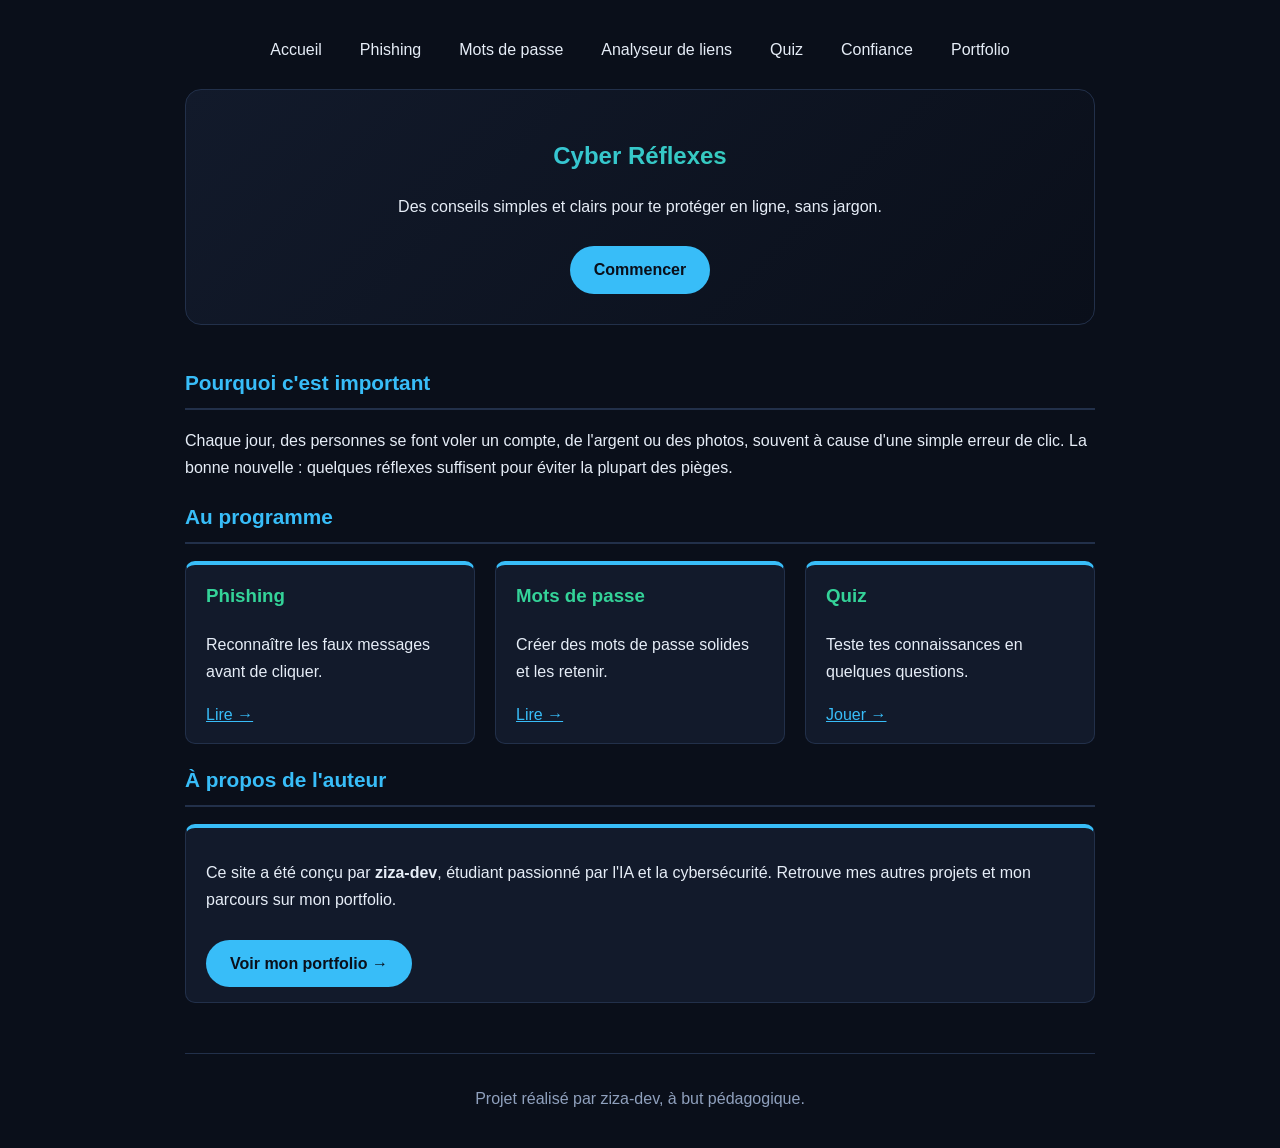
<file: index.html>
<!DOCTYPE html>
<html lang="fr">
<head>
  <meta charset="UTF-8">
  <meta name="viewport" content="width=device-width, initial-scale=1.0">
  <title>Cyber Réflexes | Se protéger en ligne</title>
  <link rel="stylesheet" href="style.css">
</head>
<body>
  <nav>
  <a href="index.html">Accueil</a>
  <a href="phishing.html">Phishing</a>
  <a href="mots-de-passe.html">Mots de passe</a>
  <a href="analyseur.html">Analyseur de liens</a>
  <a href="quiz.html">Quiz</a>
  <a href="confiance.html">Confiance</a>
    <a href="https://ziza-dev.github.io/">Portfolio</a>
</nav>

  <header class="hero">
    <h1>Cyber Réflexes</h1>
    <p>Des conseils simples et clairs pour te protéger en ligne, sans jargon.</p>
    <a class="bouton" href="phishing.html">Commencer</a>
  </header>

  <main>
    <section>
      <h2>Pourquoi c'est important</h2>
      <p>Chaque jour, des personnes se font voler un compte, de l'argent ou des photos, souvent à cause d'une simple erreur de clic. La bonne nouvelle : quelques réflexes suffisent pour éviter la plupart des pièges.</p>
    </section>

    <section>
      <h2>Au programme</h2>
      <div class="grille">
        <div class="carte">
          <h3>Phishing</h3>
          <p>Reconnaître les faux messages avant de cliquer.</p>
          <a href="phishing.html">Lire →</a>
        </div>
        <div class="carte">
          <h3>Mots de passe</h3>
          <p>Créer des mots de passe solides et les retenir.</p>
          <a href="mots-de-passe.html">Lire →</a>
        </div>
        <div class="carte">
          <h3>Quiz</h3>
          <p>Teste tes connaissances en quelques questions.</p>
          <a href="quiz.html">Jouer →</a>
        </div>
      </div>
    </section>
    <section>
  <h2>À propos de l'auteur</h2>
  <div class="carte">
    <p>Ce site a été conçu par <strong>ziza-dev</strong>, étudiant passionné par l'IA et la cybersécurité. Retrouve mes autres projets et mon parcours sur mon portfolio.</p>
    <a class="bouton" href="https://ziza-dev.github.io/">Voir mon portfolio →</a>
  </div>
</section>
  </main>

  <footer>
    <p>Projet réalisé par ziza-dev, à but pédagogique.</p>
  </footer>
</body>
</html>
</file>
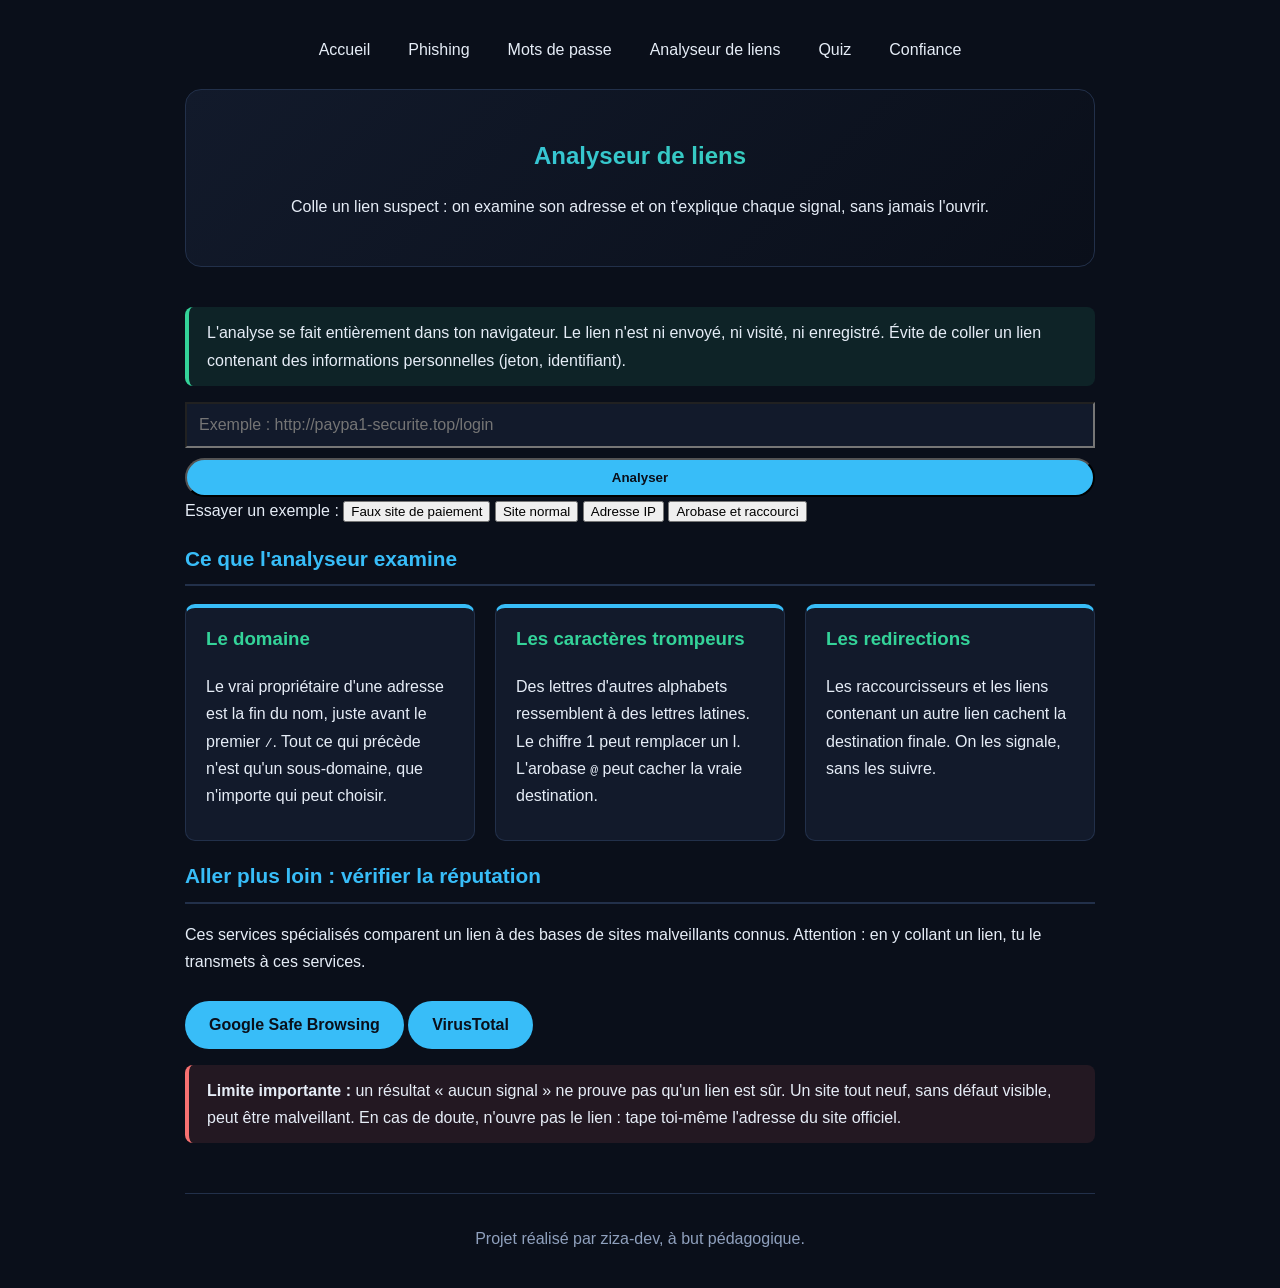
<file: analyseur.html>
<!DOCTYPE html>
<html lang="fr">
<head>
  <meta charset="UTF-8">
  <meta name="viewport" content="width=device-width, initial-scale=1.0">
  <title>Analyseur de liens | Cyber Réflexes</title>
  <link rel="stylesheet" href="style.css">
</head>
<body>
  <nav>
    <a href="index.html">Accueil</a>
    <a href="phishing.html">Phishing</a>
    <a href="mots-de-passe.html">Mots de passe</a>
    <a href="analyseur.html">Analyseur de liens</a>
    <a href="quiz.html">Quiz</a>
    <a href="confiance.html">Confiance</a>
  </nav>

  <header class="hero">
    <h1>Analyseur de liens</h1>
    <p>Colle un lien suspect : on examine son adresse et on t'explique chaque signal, sans jamais l'ouvrir.</p>
  </header>

  <main>
    <section>
      <p class="astuce">L'analyse se fait entièrement dans ton navigateur. Le lien n'est ni envoyé, ni visité, ni enregistré. Évite de coller un lien contenant des informations personnelles (jeton, identifiant).</p>

      <div class="ligne-saisie">
        <input type="text" id="lien" placeholder="Exemple : http://paypa1-securite.top/login" autocomplete="off">
        <button class="bouton" id="analyser">Analyser</button>
      </div>

      <div class="exemples">
        <span>Essayer un exemple :</span>
        <button class="petit-bouton" data-ex="http://paypa1-securite.top/login/verifier-compte">Faux site de paiement</button>
        <button class="petit-bouton" data-ex="https://www.wikipedia.org/">Site normal</button>
        <button class="petit-bouton" data-ex="http://192.168.4.20:8080/connexion">Adresse IP</button>
        <button class="petit-bouton" data-ex="https://banque.com@tinyurl.com/x7Kd2">Arobase et raccourci</button>
      </div>

      <div id="resultat" class="resultat"></div>
    </section>

    <section>
      <h2>Ce que l'analyseur examine</h2>
      <div class="grille">
        <div class="carte"><h3>Le domaine</h3><p>Le vrai propriétaire d'une adresse est la fin du nom, juste avant le premier <code>/</code>. Tout ce qui précède n'est qu'un sous-domaine, que n'importe qui peut choisir.</p></div>
        <div class="carte"><h3>Les caractères trompeurs</h3><p>Des lettres d'autres alphabets ressemblent à des lettres latines. Le chiffre 1 peut remplacer un l. L'arobase <code>@</code> peut cacher la vraie destination.</p></div>
        <div class="carte"><h3>Les redirections</h3><p>Les raccourcisseurs et les liens contenant un autre lien cachent la destination finale. On les signale, sans les suivre.</p></div>
      </div>
    </section>

    <section>
      <h2>Aller plus loin : vérifier la réputation</h2>
      <p>Ces services spécialisés comparent un lien à des bases de sites malveillants connus. Attention : en y collant un lien, tu le transmets à ces services.</p>
      <p>
        <a id="lien-google" class="bouton" href="https://transparencyreport.google.com/safe-browsing/search" target="_blank" rel="noopener noreferrer">Google Safe Browsing</a>
        <a class="bouton" href="https://www.virustotal.com/gui/home/url" target="_blank" rel="noopener noreferrer">VirusTotal</a>
      </p>
    </section>

    <section>
      <p class="alerte"><strong>Limite importante :</strong> un résultat « aucun signal » ne prouve pas qu'un lien est sûr. Un site tout neuf, sans défaut visible, peut être malveillant. En cas de doute, n'ouvre pas le lien : tape toi-même l'adresse du site officiel.</p>
    </section>
  </main>

  <footer>
    <p>Projet réalisé par ziza-dev, à but pédagogique.</p>
  </footer>

  <script>
    var MARQUES = ["paypal", "amazon", "netflix", "apple", "microsoft", "google", "facebook", "instagram", "whatsapp", "orange", "wave", "ameli", "impots", "laposte", "colissimo", "chronopost", "dhl", "ecobank"];
    var TLD_RISQUE = ["zip", "mov", "xyz", "top", "click", "icu", "buzz", "tk", "ml", "ga", "cf", "gq", "support", "country"];
    var RACCOURCISSEURS = ["bit.ly", "tinyurl.com", "t.co", "goo.gl", "is.gd", "cutt.ly", "ow.ly", "rebrand.ly", "shorturl.at"];
    var MOTS_PIEGES = ["login", "signin", "connexion", "verify", "verification", "verifier", "secure", "securite", "update", "account", "compte", "confirm", "password", "motdepasse", "paiement", "payment", "banking"];
    var SECOND_NIVEAU = ["co", "com", "org", "net", "gov", "edu", "ac"];

    var champ = document.getElementById("lien");
    var sortie = document.getElementById("resultat");
    var lienGoogle = document.getElementById("lien-google");

    function domainePrincipal(labels) {
      var n = labels.length;
      if (n >= 3 && labels[n - 1].length === 2 && SECOND_NIVEAU.indexOf(labels[n - 2]) !== -1) {
        return labels.slice(-3);
      }
      return labels.slice(-2);
    }

    function analyser(brut) {
      var constats = [];
      var score = 0;

      function ajouter(niveau, titre, texte) {
        constats.push({ niveau: niveau, titre: titre, texte: texte });
        if (niveau === "danger") score += 35;
        if (niveau === "attention") score += 15;
      }

      var saisie = brut.trim();
      if (saisie === "") return null;
      var avecSchema = /^[a-zA-Z][a-zA-Z0-9+.-]*:/.test(saisie) ? saisie : "https://" + saisie;

      var url;
      try {
        url = new URL(avecSchema);
      } catch (e) {
        return { erreur: "Ce texte n'est pas une adresse valide. Vérifie qu'il ressemble à https://exemple.com/page" };
      }

      if (url.protocol !== "http:" && url.protocol !== "https:") {
        ajouter("danger", "Type de lien inhabituel", "Ce lien commence par « " + url.protocol + " » au lieu de http ou https. Il ne mène pas vers un site web classique : n'y touche pas.");
        return { constats: constats, score: Math.min(score, 100), url: url, labels: [], principal: "" };
      }

      var hote = url.hostname.toLowerCase();
      var labels = hote.split(".");
      var estIP = /^\d{1,3}(\.\d{1,3}){3}$/.test(hote) || hote.indexOf(":") !== -1;
      var principalLabels = estIP ? [] : domainePrincipal(labels);
      var principal = principalLabels.join(".");
      var sousDomaines = estIP ? [] : labels.slice(0, labels.length - principalLabels.length);
      var nomPrincipal = principalLabels.length ? principalLabels[0] : "";
      var tld = labels[labels.length - 1];

      if (url.protocol === "http:") {
        ajouter("attention", "Connexion non chiffrée", "Le lien utilise http et non https : les données échangées pourraient être lues en route. À l'inverse, https seul ne prouve rien, car les sites malveillants l'utilisent aussi.");
      } else {
        ajouter("ok", "Connexion chiffrée (https)", "C'est la base, mais ce n'est pas un certificat de confiance : les faux sites l'utilisent aussi.");
      }

      if (url.username !== "" || url.password !== "") {
        ajouter("danger", "Arobase dans l'adresse", "Tout ce qui précède le @ est ignoré par le navigateur. Ici, la vraie destination est « " + url.hostname + " ». C'est une ruse classique pour faire croire à un site connu.");
      }

      if (estIP) {
        ajouter("danger", "Adresse numérique au lieu d'un nom", "Un service sérieux utilise un nom de domaine, pas une suite de chiffres. Les sites de phishing utilisent souvent des adresses IP.");
      }

      if (/[^\x00-\x7F]/.test(saisie.split("/")[2] || saisie) || hote.indexOf("xn--") !== -1) {
        ajouter("danger", "Caractères trompeurs", "Le nom contient des caractères non latins ou encodés (« xn-- »). Certaines lettres d'autres alphabets ressemblent à des lettres latines : « раypal » peut paraître identique à « paypal ».");
      }

      if (!estIP) {
        if (sousDomaines.length >= 3) {
          ajouter("attention", "Beaucoup de sous-domaines", "Il y en a " + sousDomaines.length + " (« " + sousDomaines.join(".") + " »). Les arnaqueurs en empilent pour y glisser un nom connu. Le propriétaire réel est « " + principal + " ».");
        }

        MARQUES.forEach(function (marque) {
          var sousTexte = sousDomaines.join(".");
          var normalise = nomPrincipal.replace(/0/g, "o").replace(/1/g, "l").replace(/3/g, "e").replace(/5/g, "s");
          if (sousTexte.indexOf(marque) !== -1 && nomPrincipal !== marque) {
            ajouter("danger", "Nom de marque dans un sous-domaine", "« " + marque + " » apparaît avant le domaine réel « " + principal + " ». N'importe qui peut créer ce sous-domaine : le site n'appartient pas forcément à cette marque.");
          } else if (nomPrincipal !== marque && normalise.indexOf(marque) !== -1 && nomPrincipal.indexOf(marque) === -1) {
            ajouter("danger", "Imitation d'un nom de marque", "« " + nomPrincipal + " » ressemble à « " + marque + " » avec des chiffres à la place de lettres.");
          } else if (nomPrincipal !== marque && nomPrincipal.indexOf(marque) !== -1) {
            ajouter("attention", "Nom de marque dans un domaine différent", "« " + marque + " » apparaît dans « " + nomPrincipal + " », mais le domaine n'est pas celui de la marque. Vérifie l'adresse officielle avant de continuer.");
          }
        });

        if (TLD_RISQUE.indexOf(tld) !== -1) {
          ajouter("attention", "Extension souvent détournée", "L'extension « ." + tld + " » est bon marché et très utilisée dans les arnaques. Elle existe aussi pour des sites légitimes : c'est un indice, pas une preuve.");
        }

        if ((hote.match(/-/g) || []).length >= 3) {
          ajouter("attention", "Beaucoup de tirets", "Les noms à rallonge comme « securite-compte-verification » sont typiques des faux sites.");
        }

        if (RACCOURCISSEURS.indexOf(principal) !== -1) {
          ajouter("attention", "Lien raccourci", "Ce service cache la destination finale. Pour la voir sans l'ouvrir, utilise un outil de dépliage d'URL ou demande l'adresse complète à l'expéditeur.");
        }
      }

      if (url.port !== "" && url.port !== "80" && url.port !== "443") {
        ajouter("attention", "Port inhabituel", "Le lien utilise le port " + url.port + ". Les sites publics normaux n'en ont presque jamais besoin.");
      }

      var reste = (url.pathname + url.search).toLowerCase();
      var trouves = MOTS_PIEGES.filter(function (m) { return reste.indexOf(m) !== -1 || hote.indexOf(m) !== -1; });
      if (trouves.length > 0) {
        ajouter("attention", "Mots qui poussent à agir", "On trouve : " + trouves.slice(0, 4).join(", ") + ". Ces mots servent souvent à faire croire à une page de connexion officielle.");
      }

      if (/https?(%3a|:)/i.test(url.pathname + url.search) || /(url|redirect|redir|next|goto|target)=/i.test(url.search)) {
        ajouter("attention", "Redirection possible", "Le lien contient un paramètre qui peut renvoyer vers une autre adresse. La destination finale n'est peut-être pas celle qu'on voit.");
      }

      if (url.href.length > 100) {
        ajouter("attention", "Adresse très longue", "Les liens très longs servent souvent à cacher le vrai domaine au milieu de caractères.");
      }

      return { constats: constats, score: Math.min(score, 100), url: url, labels: sousDomaines, principal: principal };
    }

    function ligne(classe, titre, texte) {
      var div = document.createElement("div");
      div.className = "constat " + classe;
      var t = document.createElement("strong");
      t.textContent = titre;
      var p = document.createElement("span");
      p.textContent = texte;
      div.appendChild(t);
      div.appendChild(p);
      return div;
    }

    function afficher() {
      sortie.innerHTML = "";
      var res = analyser(champ.value);
      if (res === null) return;

      if (res.erreur) {
        var e = document.createElement("p");
        e.className = "alerte";
        e.textContent = res.erreur;
        sortie.appendChild(e);
        return;
      }

      var classe, titre;
      if (res.score >= 50) {
        classe = "danger";
        titre = "Très suspect : n'ouvre pas ce lien.";
      } else if (res.score >= 15) {
        classe = "attention";
        titre = "À vérifier avec prudence.";
      } else {
        classe = "ok";
        titre = "Aucun signal d'alerte évident, mais cela ne prouve pas que le lien est sûr.";
      }

      var v = document.createElement("div");
      v.className = "verdict " + classe;
      v.textContent = titre + " (indice de risque : " + res.score + "/100)";
      sortie.appendChild(v);

      if (res.principal) {
        var d = document.createElement("p");
        d.textContent = "Domaine principal estimé : " + res.principal + (res.labels.length ? " | Sous-domaines : " + res.labels.join(".") : "");
        sortie.appendChild(d);
      }

      res.constats.forEach(function (c) {
        sortie.appendChild(ligne(c.niveau, c.titre, c.texte));
      });

      lienGoogle.href = "https://transparencyreport.google.com/safe-browsing/search?url=" + encodeURIComponent(res.url.href);
    }

    document.getElementById("analyser").addEventListener("click", afficher);
    champ.addEventListener("keydown", function (e) {
      if (e.key === "Enter") afficher();
    });

    document.querySelectorAll(".petit-bouton").forEach(function (b) {
      b.addEventListener("click", function () {
        champ.value = b.getAttribute("data-ex");
        afficher();
      });
    });
  </script>
</body>
</html>
</file>
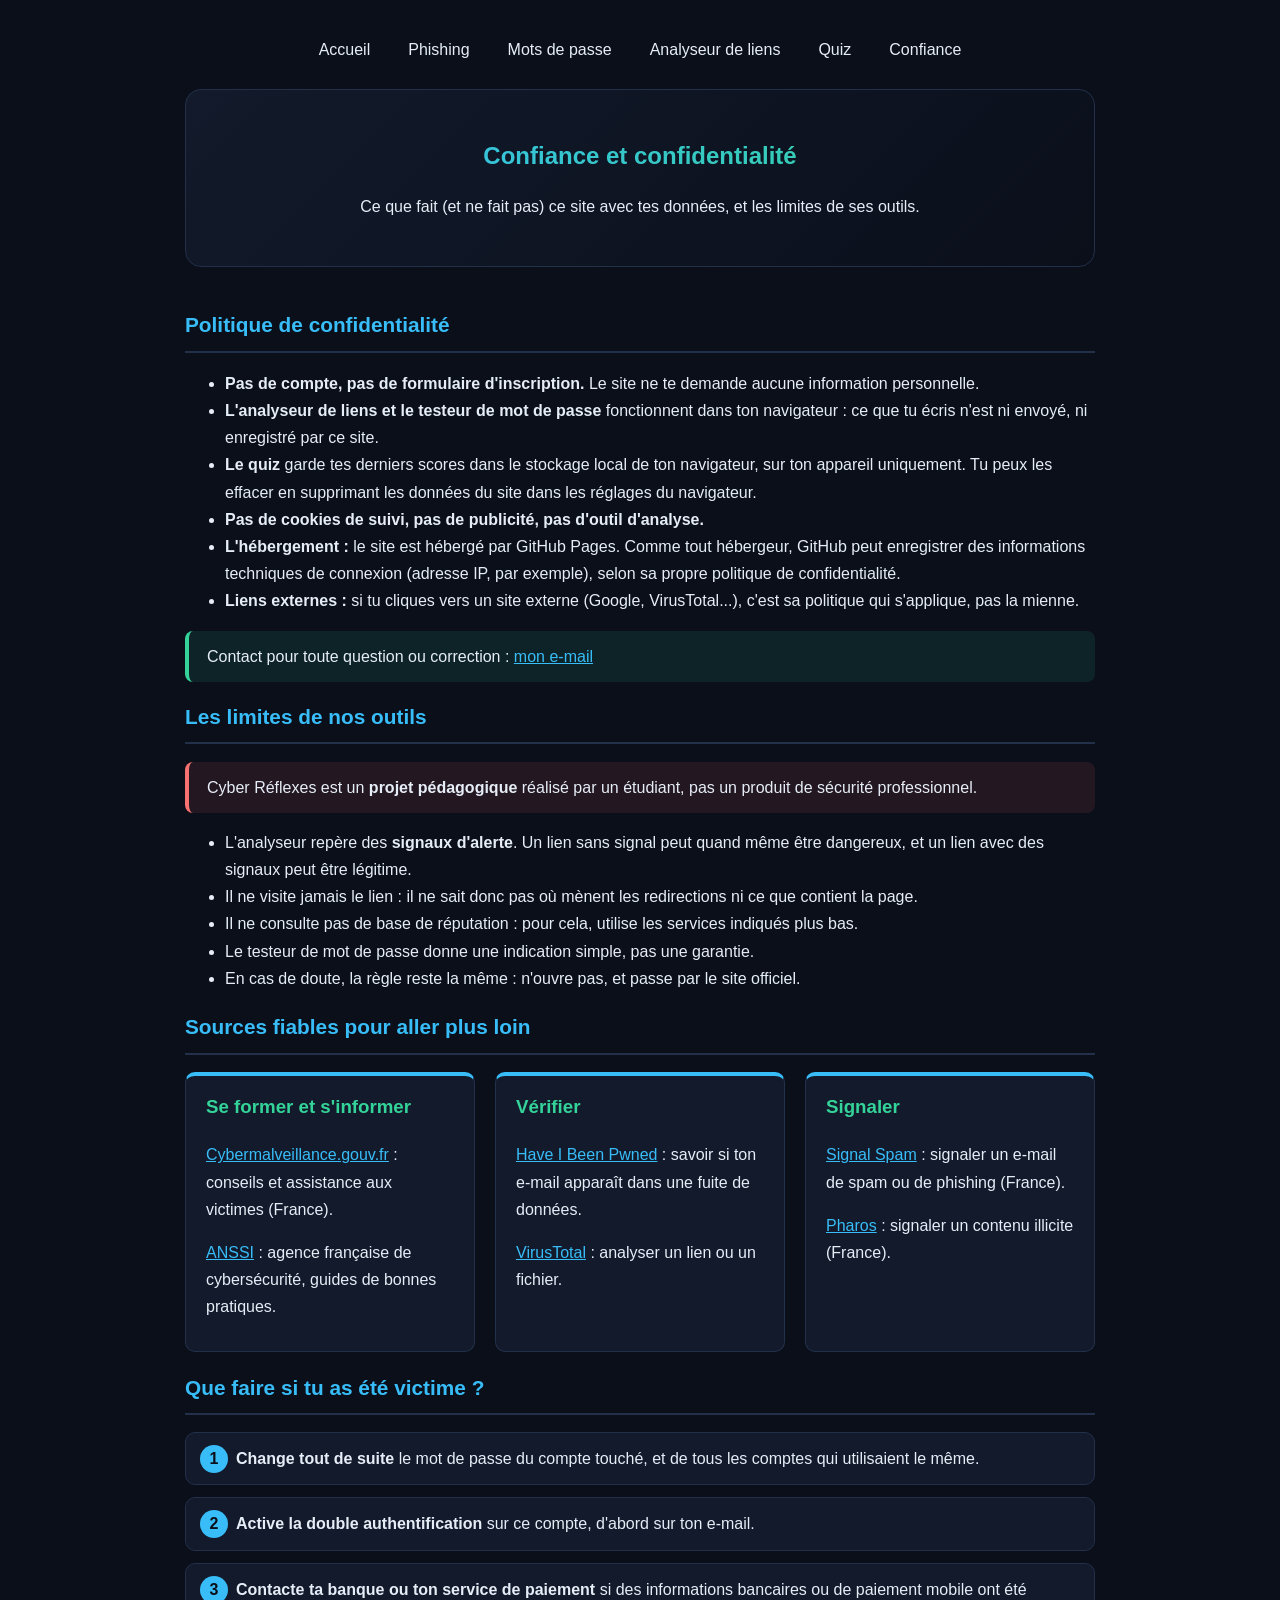
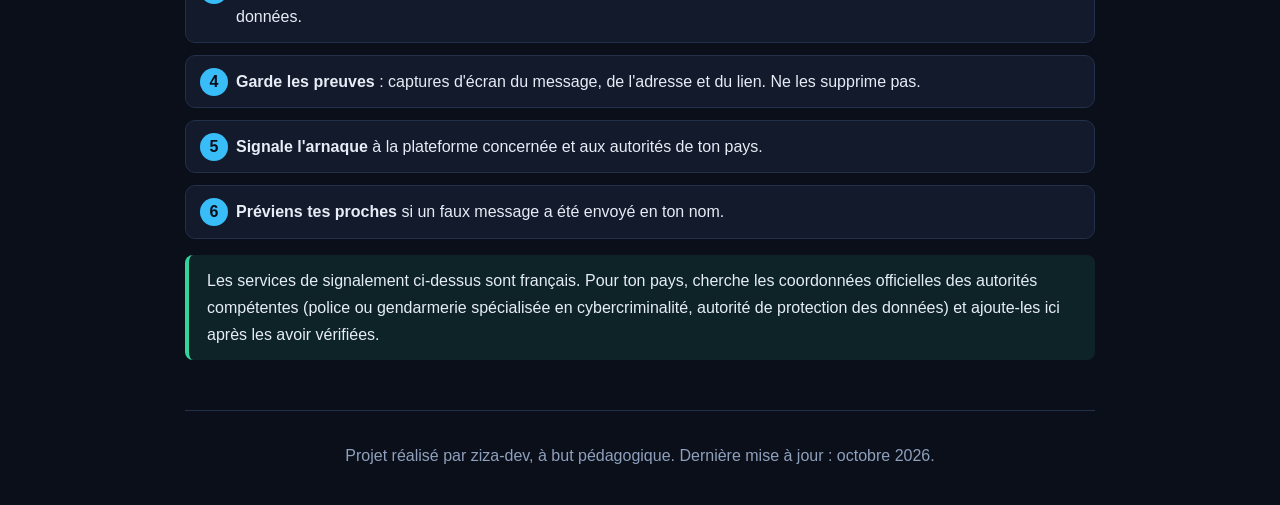
<file: confiance.html>
<!DOCTYPE html>
<html lang="fr">
<head>
  <meta charset="UTF-8">
  <meta name="viewport" content="width=device-width, initial-scale=1.0">
  <title>Confiance et confidentialité | Cyber Réflexes</title>
  <link rel="stylesheet" href="style.css">
</head>
<body>
  <nav>
    <a href="index.html">Accueil</a>
    <a href="phishing.html">Phishing</a>
    <a href="mots-de-passe.html">Mots de passe</a>
    <a href="analyseur.html">Analyseur de liens</a>
    <a href="quiz.html">Quiz</a>
    <a href="confiance.html">Confiance</a>
  </nav>

  <header class="hero">
    <h1>Confiance et confidentialité</h1>
    <p>Ce que fait (et ne fait pas) ce site avec tes données, et les limites de ses outils.</p>
  </header>

  <main>
    <section>
      <h2>Politique de confidentialité</h2>
      <ul>
        <li><strong>Pas de compte, pas de formulaire d'inscription.</strong> Le site ne te demande aucune information personnelle.</li>
        <li><strong>L'analyseur de liens et le testeur de mot de passe</strong> fonctionnent dans ton navigateur : ce que tu écris n'est ni envoyé, ni enregistré par ce site.</li>
        <li><strong>Le quiz</strong> garde tes derniers scores dans le stockage local de ton navigateur, sur ton appareil uniquement. Tu peux les effacer en supprimant les données du site dans les réglages du navigateur.</li>
        <li><strong>Pas de cookies de suivi, pas de publicité, pas d'outil d'analyse.</strong></li>
        <li><strong>L'hébergement :</strong> le site est hébergé par GitHub Pages. Comme tout hébergeur, GitHub peut enregistrer des informations techniques de connexion (adresse IP, par exemple), selon sa propre politique de confidentialité.</li>
        <li><strong>Liens externes :</strong> si tu cliques vers un site externe (Google, VirusTotal...), c'est sa politique qui s'applique, pas la mienne.</li>
      </ul>
      <p class="astuce">Contact pour toute question ou correction : <a href="mailto:sene.aziz@uam.edu.sn">mon e-mail</a></p>
    </section>

    <section>
      <h2>Les limites de nos outils</h2>
      <p class="alerte">Cyber Réflexes est un <strong>projet pédagogique</strong> réalisé par un étudiant, pas un produit de sécurité professionnel.</p>
      <ul>
        <li>L'analyseur repère des <strong>signaux d'alerte</strong>. Un lien sans signal peut quand même être dangereux, et un lien avec des signaux peut être légitime.</li>
        <li>Il ne visite jamais le lien : il ne sait donc pas où mènent les redirections ni ce que contient la page.</li>
        <li>Il ne consulte pas de base de réputation : pour cela, utilise les services indiqués plus bas.</li>
        <li>Le testeur de mot de passe donne une indication simple, pas une garantie.</li>
        <li>En cas de doute, la règle reste la même : n'ouvre pas, et passe par le site officiel.</li>
      </ul>
    </section>

    <section>
      <h2>Sources fiables pour aller plus loin</h2>
      <div class="grille">
        <div class="carte">
          <h3>Se former et s'informer</h3>
          <p><a href="https://www.cybermalveillance.gouv.fr" target="_blank" rel="noopener noreferrer">Cybermalveillance.gouv.fr</a> : conseils et assistance aux victimes (France).</p>
          <p><a href="https://cyber.gouv.fr" target="_blank" rel="noopener noreferrer">ANSSI</a> : agence française de cybersécurité, guides de bonnes pratiques.</p>
        </div>
        <div class="carte">
          <h3>Vérifier</h3>
          <p><a href="https://haveibeenpwned.com" target="_blank" rel="noopener noreferrer">Have I Been Pwned</a> : savoir si ton e-mail apparaît dans une fuite de données.</p>
          <p><a href="https://www.virustotal.com" target="_blank" rel="noopener noreferrer">VirusTotal</a> : analyser un lien ou un fichier.</p>
        </div>
        <div class="carte">
          <h3>Signaler</h3>
          <p><a href="https://www.signal-spam.fr" target="_blank" rel="noopener noreferrer">Signal Spam</a> : signaler un e-mail de spam ou de phishing (France).</p>
          <p><a href="https://www.internet-signalement.gouv.fr" target="_blank" rel="noopener noreferrer">Pharos</a> : signaler un contenu illicite (France).</p>
        </div>
      </div>
    </section>

    <section>
      <h2>Que faire si tu as été victime ?</h2>
      <ol class="etapes">
        <li><strong>Change tout de suite</strong> le mot de passe du compte touché, et de tous les comptes qui utilisaient le même.</li>
        <li><strong>Active la double authentification</strong> sur ce compte, d'abord sur ton e-mail.</li>
        <li><strong>Contacte ta banque ou ton service de paiement</strong> si des informations bancaires ou de paiement mobile ont été données.</li>
        <li><strong>Garde les preuves</strong> : captures d'écran du message, de l'adresse et du lien. Ne les supprime pas.</li>
        <li><strong>Signale l'arnaque</strong> à la plateforme concernée et aux autorités de ton pays.</li>
        <li><strong>Préviens tes proches</strong> si un faux message a été envoyé en ton nom.</li>
      </ol>
      <p class="astuce">Les services de signalement ci-dessus sont français. Pour ton pays, cherche les coordonnées officielles des autorités compétentes (police ou gendarmerie spécialisée en cybercriminalité, autorité de protection des données) et ajoute-les ici après les avoir vérifiées.</p>
    </section>
  </main>

  <footer>
    <p>Projet réalisé par ziza-dev, à but pédagogique. Dernière mise à jour : octobre 2026.</p>
  </footer>
</body>
</html>
</file>
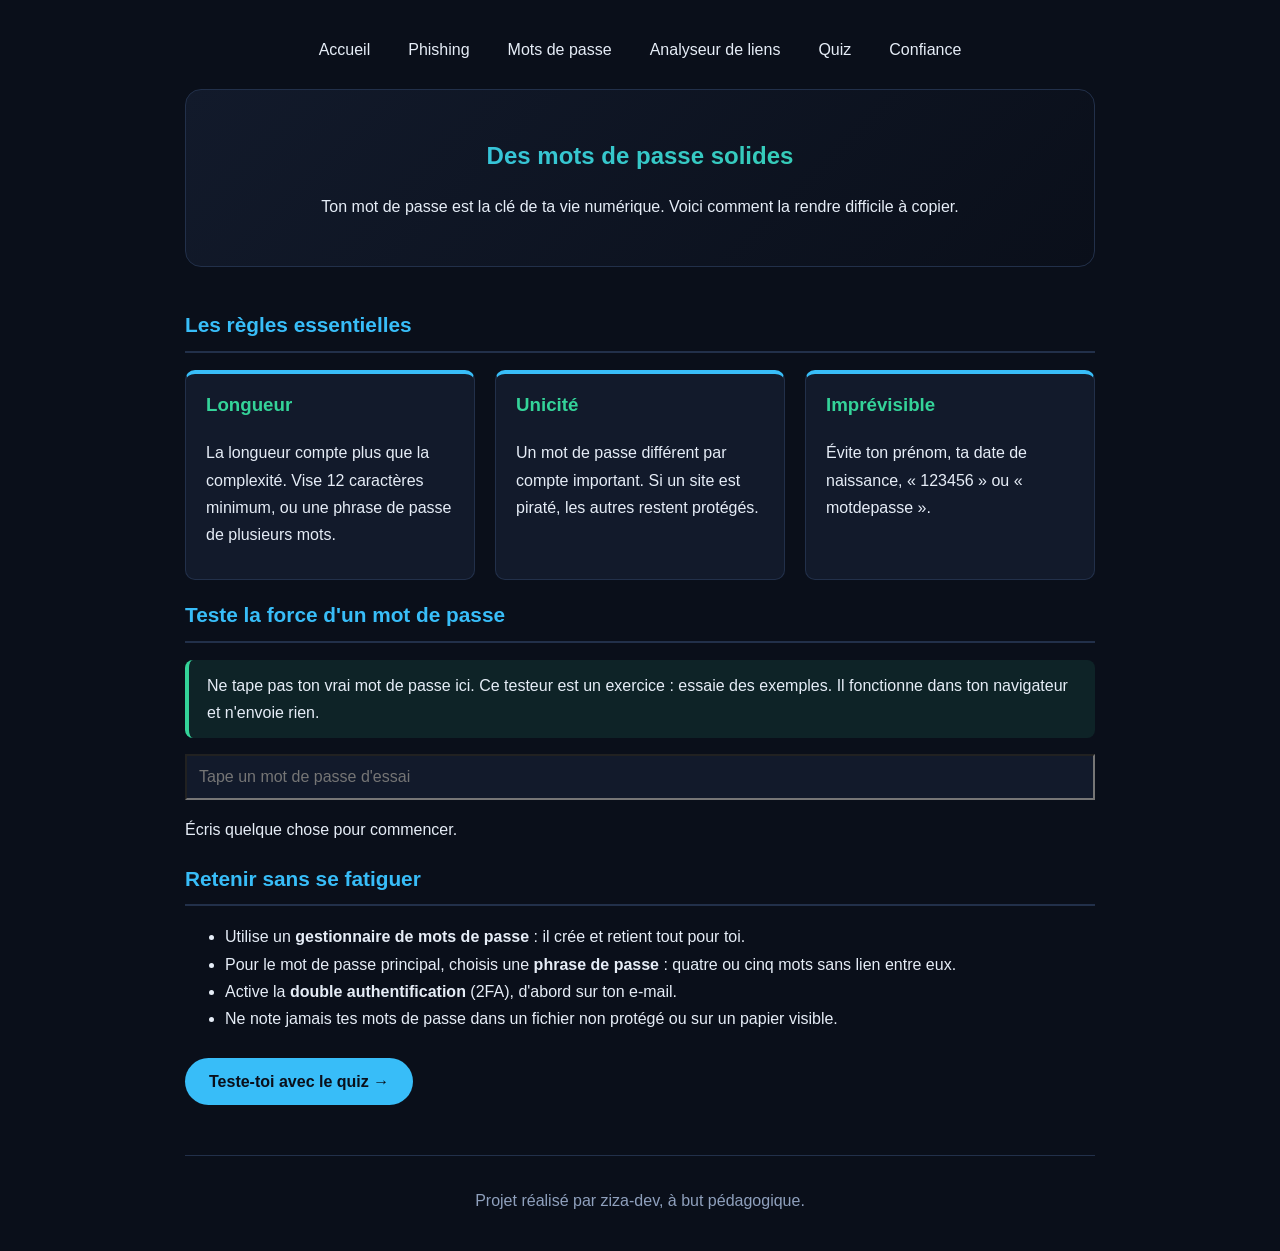
<file: mots-de-passe.html>
<!DOCTYPE html>
<html lang="fr">
<head>
  <meta charset="UTF-8">
  <meta name="viewport" content="width=device-width, initial-scale=1.0">
  <title>Mots de passe solides | Cyber Réflexes</title>
  <link rel="stylesheet" href="style.css">
</head>
<body>
  <nav>
  <a href="index.html">Accueil</a>
  <a href="phishing.html">Phishing</a>
  <a href="mots-de-passe.html">Mots de passe</a>
  <a href="analyseur.html">Analyseur de liens</a>
  <a href="quiz.html">Quiz</a>
  <a href="confiance.html">Confiance</a>
</nav>

  <header class="hero">
    <h1>Des mots de passe solides</h1>
    <p>Ton mot de passe est la clé de ta vie numérique. Voici comment la rendre difficile à copier.</p>
  </header>

  <main>
    <section>
      <h2>Les règles essentielles</h2>
      <div class="grille">
        <div class="carte">
          <h3>Longueur</h3>
          <p>La longueur compte plus que la complexité. Vise 12 caractères minimum, ou une phrase de passe de plusieurs mots.</p>
        </div>
        <div class="carte">
          <h3>Unicité</h3>
          <p>Un mot de passe différent par compte important. Si un site est piraté, les autres restent protégés.</p>
        </div>
        <div class="carte">
          <h3>Imprévisible</h3>
          <p>Évite ton prénom, ta date de naissance, « 123456 » ou « motdepasse ».</p>
        </div>
      </div>
    </section>

    <section>
      <h2>Teste la force d'un mot de passe</h2>
      <p class="astuce">Ne tape pas ton vrai mot de passe ici. Ce testeur est un exercice : essaie des exemples. Il fonctionne dans ton navigateur et n'envoie rien.</p>
      <input type="text" id="mdp" placeholder="Tape un mot de passe d'essai">
      <div class="barre"><div id="niveau"></div></div>
      <p id="verdict">Écris quelque chose pour commencer.</p>
    </section>

    <section>
      <h2>Retenir sans se fatiguer</h2>
      <ul>
        <li>Utilise un <strong>gestionnaire de mots de passe</strong> : il crée et retient tout pour toi.</li>
        <li>Pour le mot de passe principal, choisis une <strong>phrase de passe</strong> : quatre ou cinq mots sans lien entre eux.</li>
        <li>Active la <strong>double authentification</strong> (2FA), d'abord sur ton e-mail.</li>
        <li>Ne note jamais tes mots de passe dans un fichier non protégé ou sur un papier visible.</li>
      </ul>
    </section>

    <p><a class="bouton" href="quiz.html">Teste-toi avec le quiz →</a></p>
  </main>

  <footer>
    <p>Projet réalisé par ziza-dev, à but pédagogique.</p>
  </footer>

  <script>
    const champ = document.getElementById("mdp");
    const niveau = document.getElementById("niveau");
    const verdict = document.getElementById("verdict");

    champ.addEventListener("input", function () {
      const mdp = champ.value;
      let points = 0;

      if (mdp.length >= 8) points++;
      if (mdp.length >= 12) points++;
      if (mdp.length >= 16) points++;
      if (/[a-z]/.test(mdp) && /[A-Z]/.test(mdp)) points++;
      if (/[0-9]/.test(mdp)) points++;
      if (/[^a-zA-Z0-9]/.test(mdp)) points++;

      const communs = ["123456", "password", "motdepasse", "azerty", "qwerty"];
      const trouve = communs.some(function (c) {
        return mdp.toLowerCase().includes(c);
      });
      if (trouve) points = Math.min(points, 1);

      let texte, couleur;
      if (mdp.length === 0) {
        texte = "Écris quelque chose pour commencer.";
        couleur = "#f87171";
        points = 0;
      } else if (points <= 2) {
        texte = "Faible : facile à deviner.";
        couleur = "#f87171";
      } else if (points <= 4) {
        texte = "Moyen : allonge-le pour le renforcer.";
        couleur = "#fbbf24";
      } else {
        texte = "Solide : bonne longueur et bonne variété.";
        couleur = "#34d399";
      }

      niveau.style.width = (points / 6) * 100 + "%";
      niveau.style.backgroundColor = couleur;
      verdict.textContent = texte;
    });
  </script>
</body>
</html>
</file>
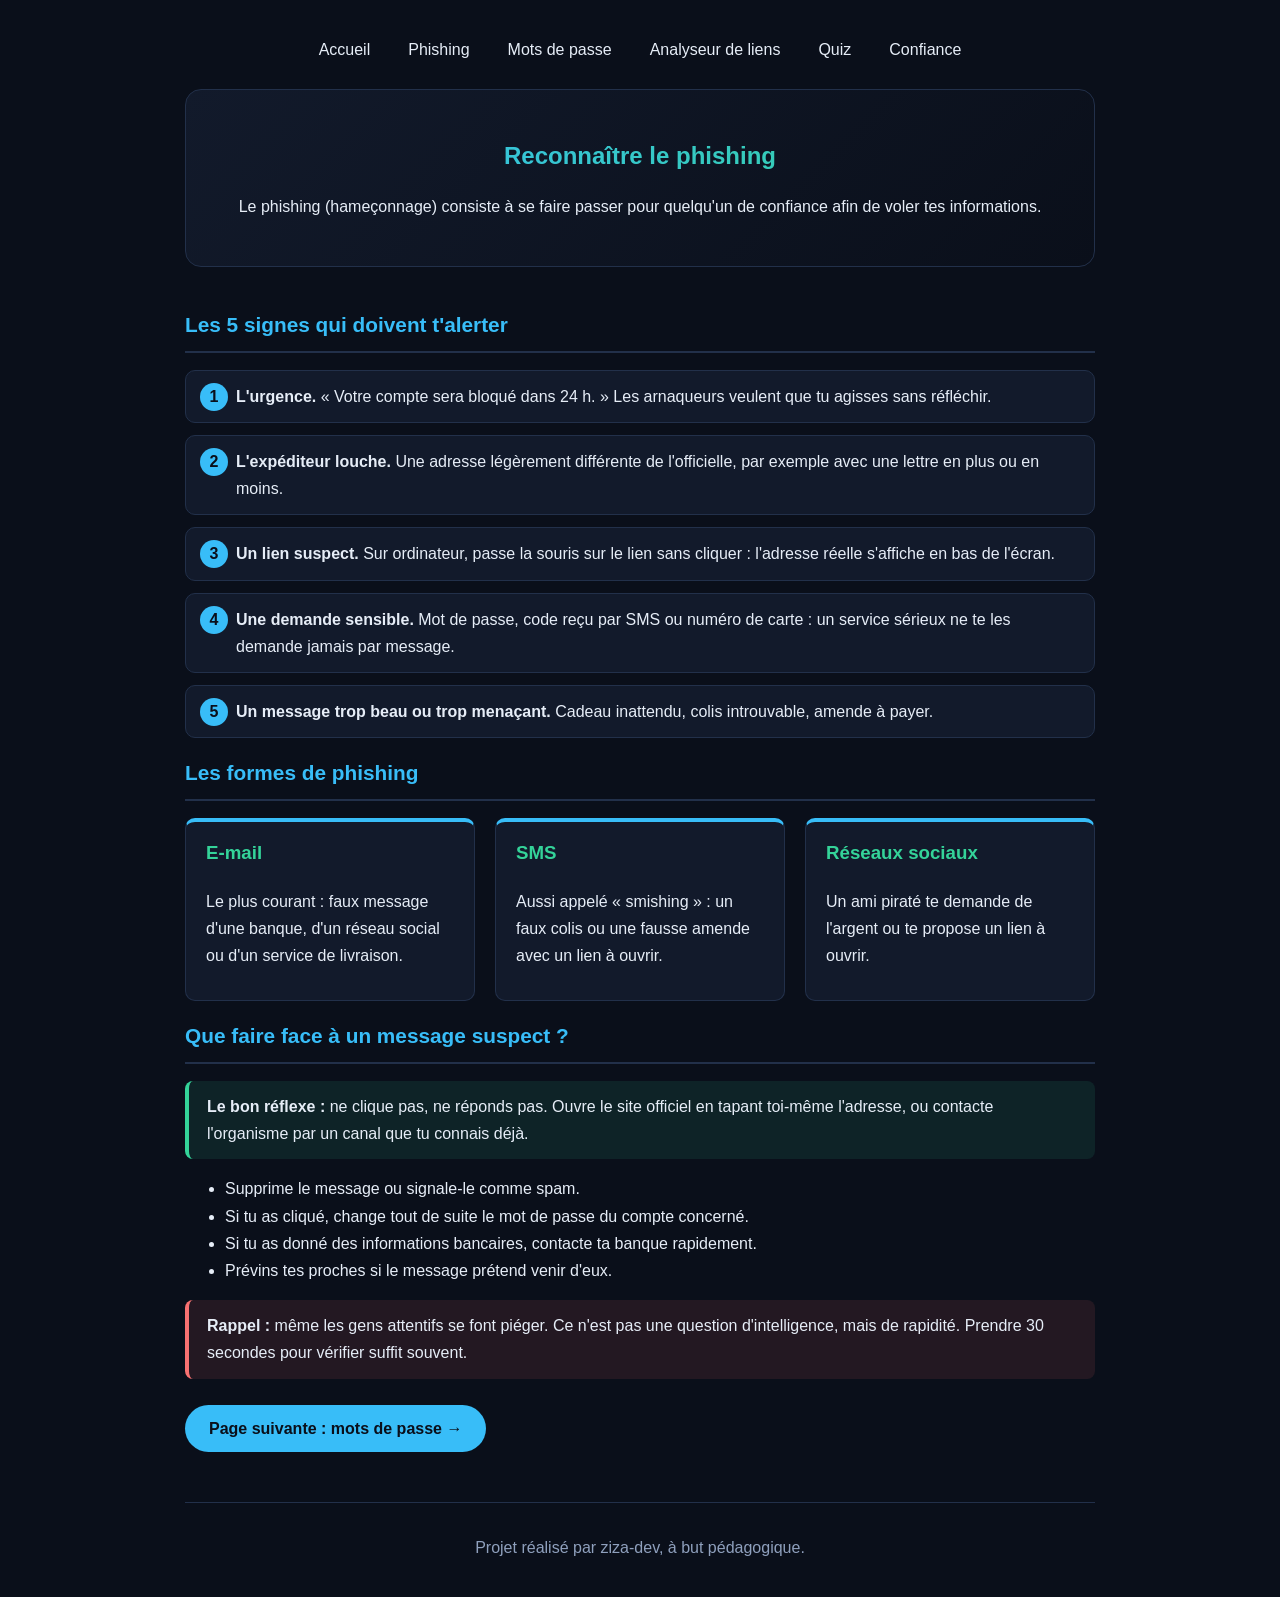
<file: phishing.html>
<!DOCTYPE html>
<html lang="fr">
<head>
  <meta charset="UTF-8">
  <meta name="viewport" content="width=device-width, initial-scale=1.0">
  <title>Reconnaître le phishing | Cyber Réflexes</title>
  <link rel="stylesheet" href="style.css">
</head>
<body>
 <nav>
  <a href="index.html">Accueil</a>
  <a href="phishing.html">Phishing</a>
  <a href="mots-de-passe.html">Mots de passe</a>
  <a href="analyseur.html">Analyseur de liens</a>
  <a href="quiz.html">Quiz</a>
  <a href="confiance.html">Confiance</a>
</nav>

  <header class="hero">
    <h1>Reconnaître le phishing</h1>
    <p>Le phishing (hameçonnage) consiste à se faire passer pour quelqu'un de confiance afin de voler tes informations.</p>
  </header>

  <main>
    <section>
      <h2>Les 5 signes qui doivent t'alerter</h2>
      <ol class="etapes">
        <li><strong>L'urgence.</strong> « Votre compte sera bloqué dans 24 h. » Les arnaqueurs veulent que tu agisses sans réfléchir.</li>
        <li><strong>L'expéditeur louche.</strong> Une adresse légèrement différente de l'officielle, par exemple avec une lettre en plus ou en moins.</li>
        <li><strong>Un lien suspect.</strong> Sur ordinateur, passe la souris sur le lien sans cliquer : l'adresse réelle s'affiche en bas de l'écran.</li>
        <li><strong>Une demande sensible.</strong> Mot de passe, code reçu par SMS ou numéro de carte : un service sérieux ne te les demande jamais par message.</li>
        <li><strong>Un message trop beau ou trop menaçant.</strong> Cadeau inattendu, colis introuvable, amende à payer.</li>
      </ol>
    </section>

    <section>
      <h2>Les formes de phishing</h2>
      <div class="grille">
        <div class="carte">
          <h3>E-mail</h3>
          <p>Le plus courant : faux message d'une banque, d'un réseau social ou d'un service de livraison.</p>
        </div>
        <div class="carte">
          <h3>SMS</h3>
          <p>Aussi appelé « smishing » : un faux colis ou une fausse amende avec un lien à ouvrir.</p>
        </div>
        <div class="carte">
          <h3>Réseaux sociaux</h3>
          <p>Un ami piraté te demande de l'argent ou te propose un lien à ouvrir.</p>
        </div>
      </div>
    </section>

    <section>
      <h2>Que faire face à un message suspect ?</h2>
      <p class="astuce"><strong>Le bon réflexe :</strong> ne clique pas, ne réponds pas. Ouvre le site officiel en tapant toi-même l'adresse, ou contacte l'organisme par un canal que tu connais déjà.</p>
      <ul>
        <li>Supprime le message ou signale-le comme spam.</li>
        <li>Si tu as cliqué, change tout de suite le mot de passe du compte concerné.</li>
        <li>Si tu as donné des informations bancaires, contacte ta banque rapidement.</li>
        <li>Prévins tes proches si le message prétend venir d'eux.</li>
      </ul>
    </section>

    <section>
      <p class="alerte"><strong>Rappel :</strong> même les gens attentifs se font piéger. Ce n'est pas une question d'intelligence, mais de rapidité. Prendre 30 secondes pour vérifier suffit souvent.</p>
    </section>

    <p><a class="bouton" href="mots-de-passe.html">Page suivante : mots de passe →</a></p>
  </main>

  <footer>
    <p>Projet réalisé par ziza-dev, à but pédagogique.</p>
  </footer>
</body>
</html>
</file>
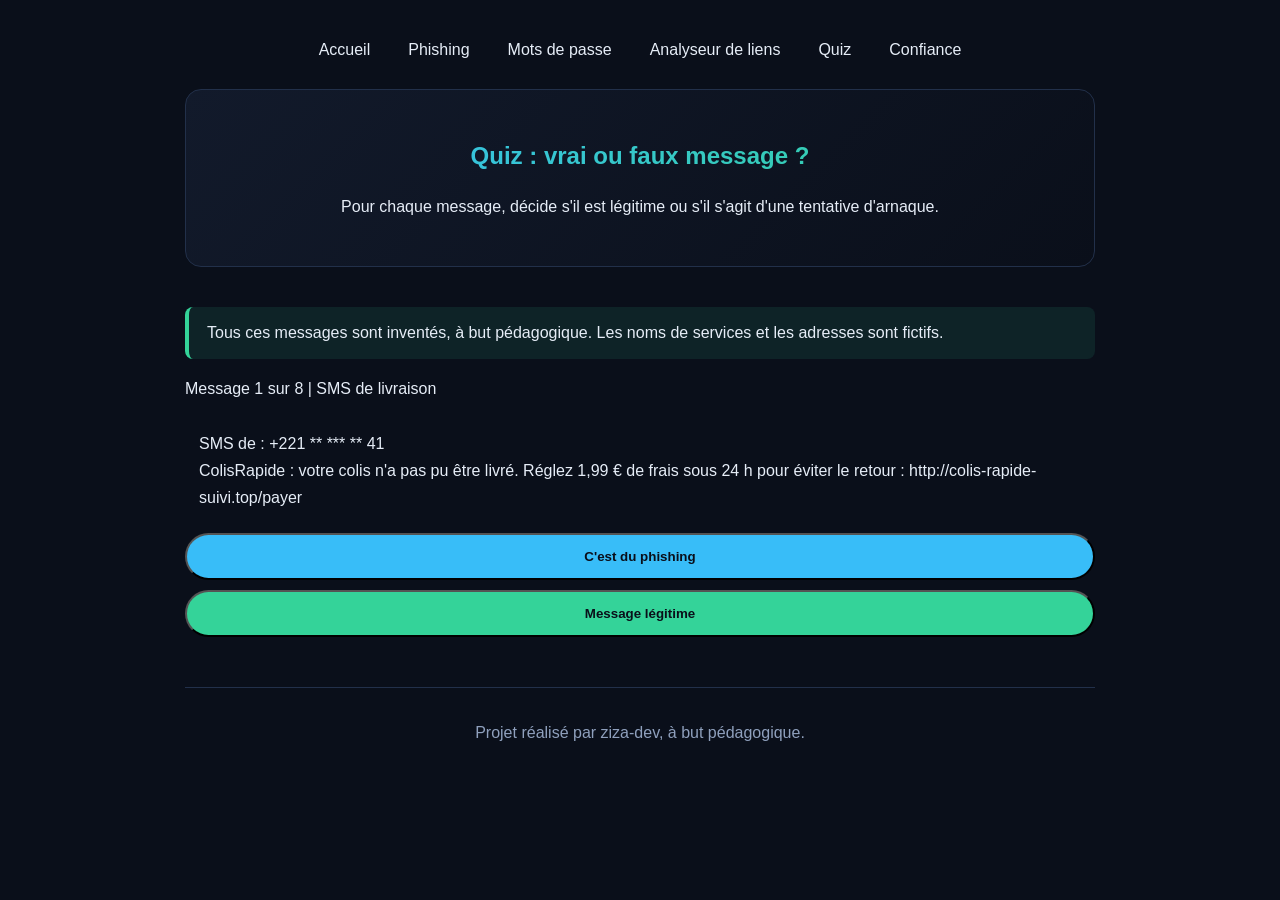
<file: quiz.html>
<!DOCTYPE html>
<html lang="fr">
<head>
  <meta charset="UTF-8">
  <meta name="viewport" content="width=device-width, initial-scale=1.0">
  <title>Quiz : vrai ou faux message ? | Cyber Réflexes</title>
  <link rel="stylesheet" href="style.css">
</head>
<body>
  <nav>
    <a href="index.html">Accueil</a>
    <a href="phishing.html">Phishing</a>
    <a href="mots-de-passe.html">Mots de passe</a>
    <a href="analyseur.html">Analyseur de liens</a>
    <a href="quiz.html">Quiz</a>
    <a href="confiance.html">Confiance</a>
  </nav>

  <header class="hero">
    <h1>Quiz : vrai ou faux message ?</h1>
    <p>Pour chaque message, décide s'il est légitime ou s'il s'agit d'une tentative d'arnaque.</p>
  </header>

  <main>
    <section>
      <p class="astuce">Tous ces messages sont inventés, à but pédagogique. Les noms de services et les adresses sont fictifs.</p>
      <div id="zone"></div>
      <div id="historique"></div>
    </section>
  </main>

  <footer>
    <p>Projet réalisé par ziza-dev, à but pédagogique.</p>
  </footer>

  <script>
    var LIBELLES = {
      urgence: "Les messages qui pressent",
      expediteur: "Les expéditeurs suspects",
      lien: "Les liens trompeurs",
      demande: "Les demandes d'informations sensibles",
      offre: "Les offres trop belles",
      piece: "Les pièces jointes dangereuses",
      proche: "Les faux proches",
      legitime: "Les vrais messages pris pour des arnaques"
    };

    var MESSAGES = [
      {
        titre: "SMS de livraison",
        entete: "SMS de : +221 ** *** ** 41",
        corps: "ColisRapide : votre colis n'a pas pu être livré.\nRéglez 1,99 € de frais sous 24 h pour éviter le retour :\nhttp://colis-rapide-suivi.top/payer",
        phishing: true,
        indices: ["Urgence artificielle (24 h)", "Domaine en « .top », sans rapport avec un vrai transporteur", "Demande de paiement par lien"],
        categories: ["urgence", "lien"]
      },
      {
        titre: "Relevé de compte",
        entete: "E-mail de : releves@mabanque.example | Objet : Votre relevé de mars est disponible",
        corps: "Bonjour,\nVotre relevé mensuel est disponible dans votre espace client. Pour le consulter, connectez-vous depuis l'application ou le site que vous utilisez habituellement.\nAucune action n'est requise dans ce message.",
        phishing: false,
        indices: ["Aucun lien cliquable", "Aucune urgence ni demande sensible", "Il te renvoie vers ton canal habituel plutôt que vers un lien"],
        categories: ["legitime"]
      },
      {
        titre: "Compte suspendu",
        entete: "E-mail de : securite@mabanque-verification.xyz | Objet : URGENT : compte suspendu",
        corps: "Cher client,\nNous avons détecté une activité suspecte. Votre compte sera suspendu dans 12 heures.\nConfirmez votre identité et votre mot de passe ici :\nhttps://mabanque-verification.xyz/connexion",
        phishing: true,
        indices: ["Menace de suspension et délai court", "Adresse d'expédition qui n'est pas celle de la banque (« .xyz »)", "Demande de mot de passe : une banque ne le demande jamais"],
        categories: ["urgence", "expediteur", "demande"]
      },
      {
        titre: "Code de vérification",
        entete: "SMS de : MonService",
        corps: "Votre code de vérification est 483920. Ne le communiquez à personne : MonService ne vous le demandera jamais.",
        phishing: false,
        indices: ["Aucun lien", "Ne demande rien en retour", "À condition que tu viennes de te connecter : si tu n'as rien demandé, quelqu'un essaie d'accéder à ton compte, change alors ton mot de passe"],
        categories: ["legitime"]
      },
      {
        titre: "Gain inattendu",
        entete: "E-mail de : gagnant@concours-chance.top | Objet : Félicitations, vous avez gagné !",
        corps: "Vous avez été tiré au sort et gagné un smartphone dernier cri !\nIl suffit de régler 3 000 FCFA de frais de livraison avant ce soir via le lien :\nhttp://concours-chance.top/recuperer",
        phishing: true,
        indices: ["Tirage au sort auquel tu n'as pas participé", "Frais à payer pour recevoir un cadeau", "Délai « avant ce soir »"],
        categories: ["offre", "urgence", "lien"]
      },
      {
        titre: "Message d'un ami",
        entete: "WhatsApp, numéro inconnu",
        corps: "Salut, c'est moi, j'ai changé de numéro. Mon ancien téléphone est cassé.\nTu peux m'envoyer 20 000 FCFA tout de suite ? Je te rembourse demain, c'est urgent !",
        phishing: true,
        indices: ["Prétendu proche sur un numéro inconnu", "Demande d'argent urgente", "Raison qui t'empêche de vérifier"],
        categories: ["proche", "urgence", "demande"]
      },
      {
        titre: "Nouvelle connexion",
        entete: "E-mail de : alertes@monservice.example | Objet : Nouvelle connexion sur votre compte",
        corps: "Une connexion depuis un nouvel appareil a eu lieu sur votre compte.\nSi c'était vous, vous pouvez ignorer ce message. Sinon, ouvrez l'application et changez votre mot de passe.",
        phishing: false,
        indices: ["Pas de lien : il te renvoie vers l'application", "Aucune menace, aucun délai", "Pour être sûr, vérifie directement dans l'application, jamais via un message"],
        categories: ["legitime"]
      },
      {
        titre: "Facture impayée",
        entete: "E-mail de : comptabilite@entreprise-docs.top | Pièce jointe : Facture_impayee.pdf.exe",
        corps: "Bonjour,\nVeuillez trouver ci-joint la facture impayée. Sans règlement immédiat, des pénalités seront appliquées.\nOuvrez le fichier joint pour les détails.",
        phishing: true,
        indices: ["Fichier en « .pdf.exe » : c'est un programme déguisé en document", "Menace de pénalités", "Expéditeur et entreprise que tu ne connais pas"],
        categories: ["piece", "urgence", "expediteur"]
      }
    ];

    var CLE = "cyber-quiz-historique";
    var zone = document.getElementById("zone");
    var histoEl = document.getElementById("historique");

    var file, index, score, erreurs;

    function melanger(liste) {
      var t = liste.slice();
      for (var i = t.length - 1; i > 0; i--) {
        var j = Math.floor(Math.random() * (i + 1));
        var x = t[i]; t[i] = t[j]; t[j] = x;
      }
      return t;
    }

    function lireHistorique() {
      try {
        var brut = localStorage.getItem(CLE);
        return brut ? JSON.parse(brut) : [];
      } catch (e) { return []; }
    }

    function sauverHistorique(entree) {
      try {
        var h = lireHistorique();
        h.push(entree);
        localStorage.setItem(CLE, JSON.stringify(h.slice(-10)));
      } catch (e) { }
    }

    function afficherHistorique() {
      histoEl.innerHTML = "";
      var h = lireHistorique();
      if (h.length === 0) return;
      var titre = document.createElement("h2");
      titre.textContent = "Tes progrès";
      histoEl.appendChild(titre);

      var meilleur = Math.max.apply(null, h.map(function (x) { return x.score; }));
      var p = document.createElement("p");
      p.textContent = "Meilleur score : " + meilleur + " / " + h[0].total + ". Dernières tentatives : " + h.slice(-5).map(function (x) { return x.score + "/" + x.total; }).join(", ") + ".";
      histoEl.appendChild(p);

      var note = document.createElement("p");
      note.className = "astuce";
      note.textContent = "Ces scores sont gardés uniquement dans ce navigateur, sur cet appareil. Aucun serveur ne les reçoit.";
      histoEl.appendChild(note);
    }

    function demarrer() {
      file = melanger(MESSAGES);
      index = 0;
      score = 0;
      erreurs = [];
      question();
    }

    function question() {
      var m = file[index];
      zone.innerHTML = "";

      var c = document.createElement("p");
      c.textContent = "Message " + (index + 1) + " sur " + file.length + " | " + m.titre;
      zone.appendChild(c);

      var boite = document.createElement("div");
      boite.className = "message";
      var e = document.createElement("div");
      e.className = "entete";
      e.textContent = m.entete;
      var corps = document.createElement("div");
      corps.className = "corps";
      corps.textContent = m.corps;
      boite.appendChild(e);
      boite.appendChild(corps);
      zone.appendChild(boite);

      var boutons = document.createElement("div");
      boutons.className = "deux-boutons";
      var bPhish = document.createElement("button");
      bPhish.className = "bouton";
      bPhish.textContent = "C'est du phishing";
      var bOk = document.createElement("button");
      bOk.className = "bouton";
      bOk.textContent = "Message légitime";
      bOk.style.backgroundColor = "var(--vert)";
      boutons.appendChild(bPhish);
      boutons.appendChild(bOk);
      zone.appendChild(boutons);

      var retour = document.createElement("div");
      retour.className = "retour";
      zone.appendChild(retour);

      var fini = false;
      function repondre(choixPhishing) {
        if (fini) return;
        fini = true;
        bPhish.disabled = true;
        bOk.disabled = true;

        var juste = choixPhishing === m.phishing;
        if (juste) {
          score++;
        } else {
          erreurs.push(m);
        }

        retour.className = "retour " + (juste ? "bon" : "faux");
        retour.innerHTML = "";
        var t = document.createElement("strong");
        t.textContent = (juste ? "Bonne réponse. " : "Raté. ") + (m.phishing ? "C'était du phishing." : "Ce message était légitime.");
        retour.appendChild(t);

        var liste = document.createElement("ul");
        m.indices.forEach(function (i) {
          var li = document.createElement("li");
          li.textContent = i;
          liste.appendChild(li);
        });
        retour.appendChild(liste);

        var suite = document.createElement("button");
        suite.className = "bouton";
        suite.textContent = index === file.length - 1 ? "Voir mon bilan" : "Message suivant";
        suite.addEventListener("click", function () {
          index++;
          if (index < file.length) { question(); } else { bilan(); }
        });
        retour.appendChild(suite);
      }

      bPhish.addEventListener("click", function () { repondre(true); });
      bOk.addEventListener("click", function () { repondre(false); });
    }

    function bilan() {
      zone.innerHTML = "";
      sauverHistorique({ score: score, total: file.length });

      var h2 = document.createElement("h2");
      h2.textContent = "Ton score : " + score + " / " + file.length;
      zone.appendChild(h2);

      if (erreurs.length === 0) {
        var p = document.createElement("p");
        p.className = "astuce";
        p.textContent = "Sans faute ! Rejoue : l'ordre change à chaque fois.";
        zone.appendChild(p);
      } else {
        var compte = {};
        erreurs.forEach(function (m) {
          m.categories.forEach(function (c) { compte[c] = (compte[c] || 0) + 1; });
        });
        var faibles = Object.keys(compte).sort(function (a, b) { return compte[b] - compte[a]; }).slice(0, 3);

        var t = document.createElement("h3");
        t.textContent = "À travailler en priorité";
        zone.appendChild(t);
        var ul = document.createElement("ul");
        faibles.forEach(function (c) {
          var li = document.createElement("li");
          li.textContent = LIBELLES[c];
          ul.appendChild(li);
        });
        zone.appendChild(ul);

        var t2 = document.createElement("h3");
        t2.textContent = "Les messages que tu as ratés";
        zone.appendChild(t2);
        erreurs.forEach(function (m) {
          zone.appendChild(ligneErreur(m));
        });
      }

      var again = document.createElement("button");
      again.className = "bouton";
      again.textContent = "Recommencer";
      again.addEventListener("click", function () { demarrer(); afficherHistorique(); });
      zone.appendChild(again);

      afficherHistorique();
    }

    function ligneErreur(m) {
      var d = document.createElement("div");
      d.className = "constat danger";
      var s = document.createElement("strong");
      s.textContent = m.titre + " : " + (m.phishing ? "c'était du phishing" : "c'était un message légitime");
      d.appendChild(s);
      var p = document.createElement("span");
      p.textContent = m.indices.join(" | ");
      d.appendChild(p);
      return d;
    }

    afficherHistorique();
    demarrer();
  </script>
</body>
</html>
</file>
<file: style.css>
:root {
  --fond: #0a0f1a;
  --carte: #121a2b;
  --bordure: #22304a;
  --texte: #e6edf7;
  --texte-doux: #8fa0bd;
  --accent: #38bdf8;
  --vert: #34d399;
  --alerte: #f87171;
}

* { box-sizing: border-box; }
html { scroll-behavior: smooth; }

body {
  font-family: Arial, sans-serif;
  background-color: var(--fond);
  color: var(--texte);
  max-width: 950px;
  margin: 0 auto;
  padding: 20px;
  line-height: 1.7;
}

a { color: var(--accent); }

nav {
  display: flex;
  flex-wrap: wrap;
  justify-content: center;
  gap: 10px;
  padding: 10px 0 20px;
}

nav a {
  color: var(--texte);
  text-decoration: none;
  padding: 6px 14px;
  border-radius: 20px;
}

nav a:hover {
  background-color: var(--accent);
  color: #0a0f1a;
}

.hero {
  text-align: center;
  padding: 50px 20px;
  background: linear-gradient(135deg, #121a2b, #0a0f1a);
  border: 1px solid var(--bordure);
  border-radius: 16px;
  margin-bottom: 40px;
}

h1 {
  background: linear-gradient(90deg, var(--accent), var(--vert));
  -webkit-background-clip: text;
  background-clip: text;
  color: transparent;
}

h2 {
  color: var(--accent);
  border-bottom: 2px solid var(--bordure);
  padding-bottom: 8px;
}

h3 { color: var(--vert); }

.bouton {
  display: inline-block;
  background-color: var(--accent);
  color: #0a0f1a;
  text-decoration: none;
  font-weight: bold;
  padding: 10px 24px;
  border-radius: 25px;
  margin-top: 10px;
}

.bouton:hover { opacity: 0.85; }

.grille {
  display: grid;
  grid-template-columns: repeat(auto-fit, minmax(250px, 1fr));
  gap: 20px;
}

.carte {
  background-color: var(--carte);
  border: 1px solid var(--bordure);
  border-top: 4px solid var(--accent);
  border-radius: 10px;
  padding: 15px 20px;
}

.carte:hover { border-top-color: var(--vert); }
.carte h3 { margin-top: 0; }

.alerte {
  background-color: rgba(248, 113, 113, 0.1);
  border-left: 4px solid var(--alerte);
  border-radius: 8px;
  padding: 12px 18px;
}

.astuce {
  background-color: rgba(52, 211, 153, 0.1);
  border-left: 4px solid var(--vert);
  border-radius: 8px;
  padding: 12px 18px;
}

footer {
  text-align: center;
  color: var(--texte-doux);
  margin-top: 50px;
  padding-top: 15px;
  border-top: 1px solid var(--bordure);
}

.etapes {
  counter-reset: etape;
  list-style: none;
  padding: 0;
}

.etapes li {
  counter-increment: etape;
  background-color: var(--carte);
  border: 1px solid var(--bordure);
  border-radius: 10px;
  padding: 12px 16px 12px 55px;
  margin-bottom: 12px;
  position: relative;
}

.etapes li::before {
  content: counter(etape);
  position: absolute;
  left: 14px;
  top: 12px;
  background-color: var(--accent);
  color: #0a0f1a;
  font-weight: bold;
  width: 28px;
  height: 28px;
  border-radius: 50%;
  text-align: center;
  line-height: 28px;
}

input[type="text"] {
  width: 100%;
  padding: 12px;
  font-size: 1em;
  background-color: var(--carte);
  color: var(--texte);}
img { max-width: 100%; height: auto; }
body { overflow-wrap: break-word; }
code, .constat span { overflow-wrap: anywhere; }

input[type="text"] { font-size: 16px; }

.grille {
  grid-template-columns: repeat(auto-fit, minmax(min(250px, 100%), 1fr));
}

@media (max-width: 600px) {
  nav {
    flex-wrap: nowrap;
    justify-content: flex-start;
    overflow-x: auto;
    white-space: nowrap;
  }
}
  .hero { padding: 30px 14px; }
  h1 { font-size: 1.5em; }
  h2 { font-size: 1.3em; }

  .ligne-saisie { flex-direction: column; }
  .ligne-saisie input,
  .ligne-saisie .bouton { width: 100%; }

  .deux-boutons { flex-direction: column; }
  .deux-boutons button { width: 100%; padding: 14px; }

  .message { padding: 12px 14px; }
  .etapes li { padding-left: 50px; }
}
</file>
